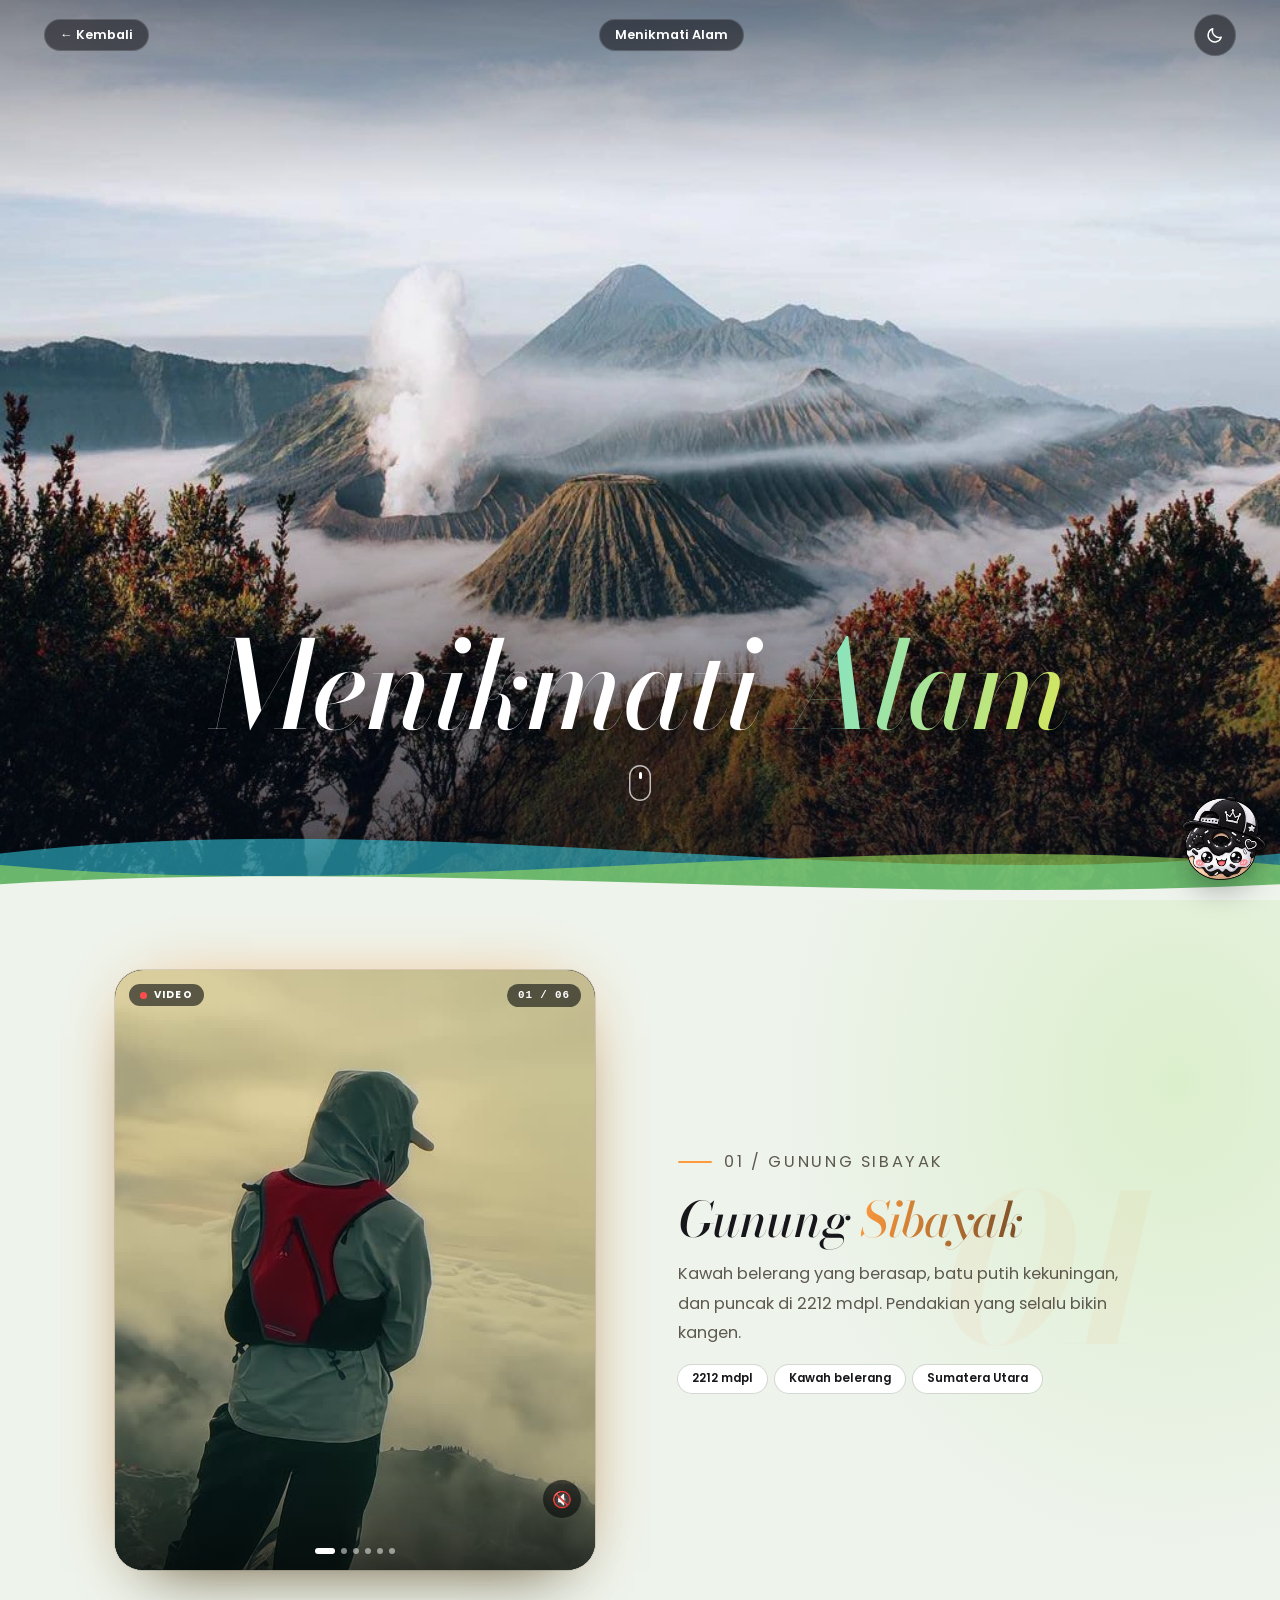
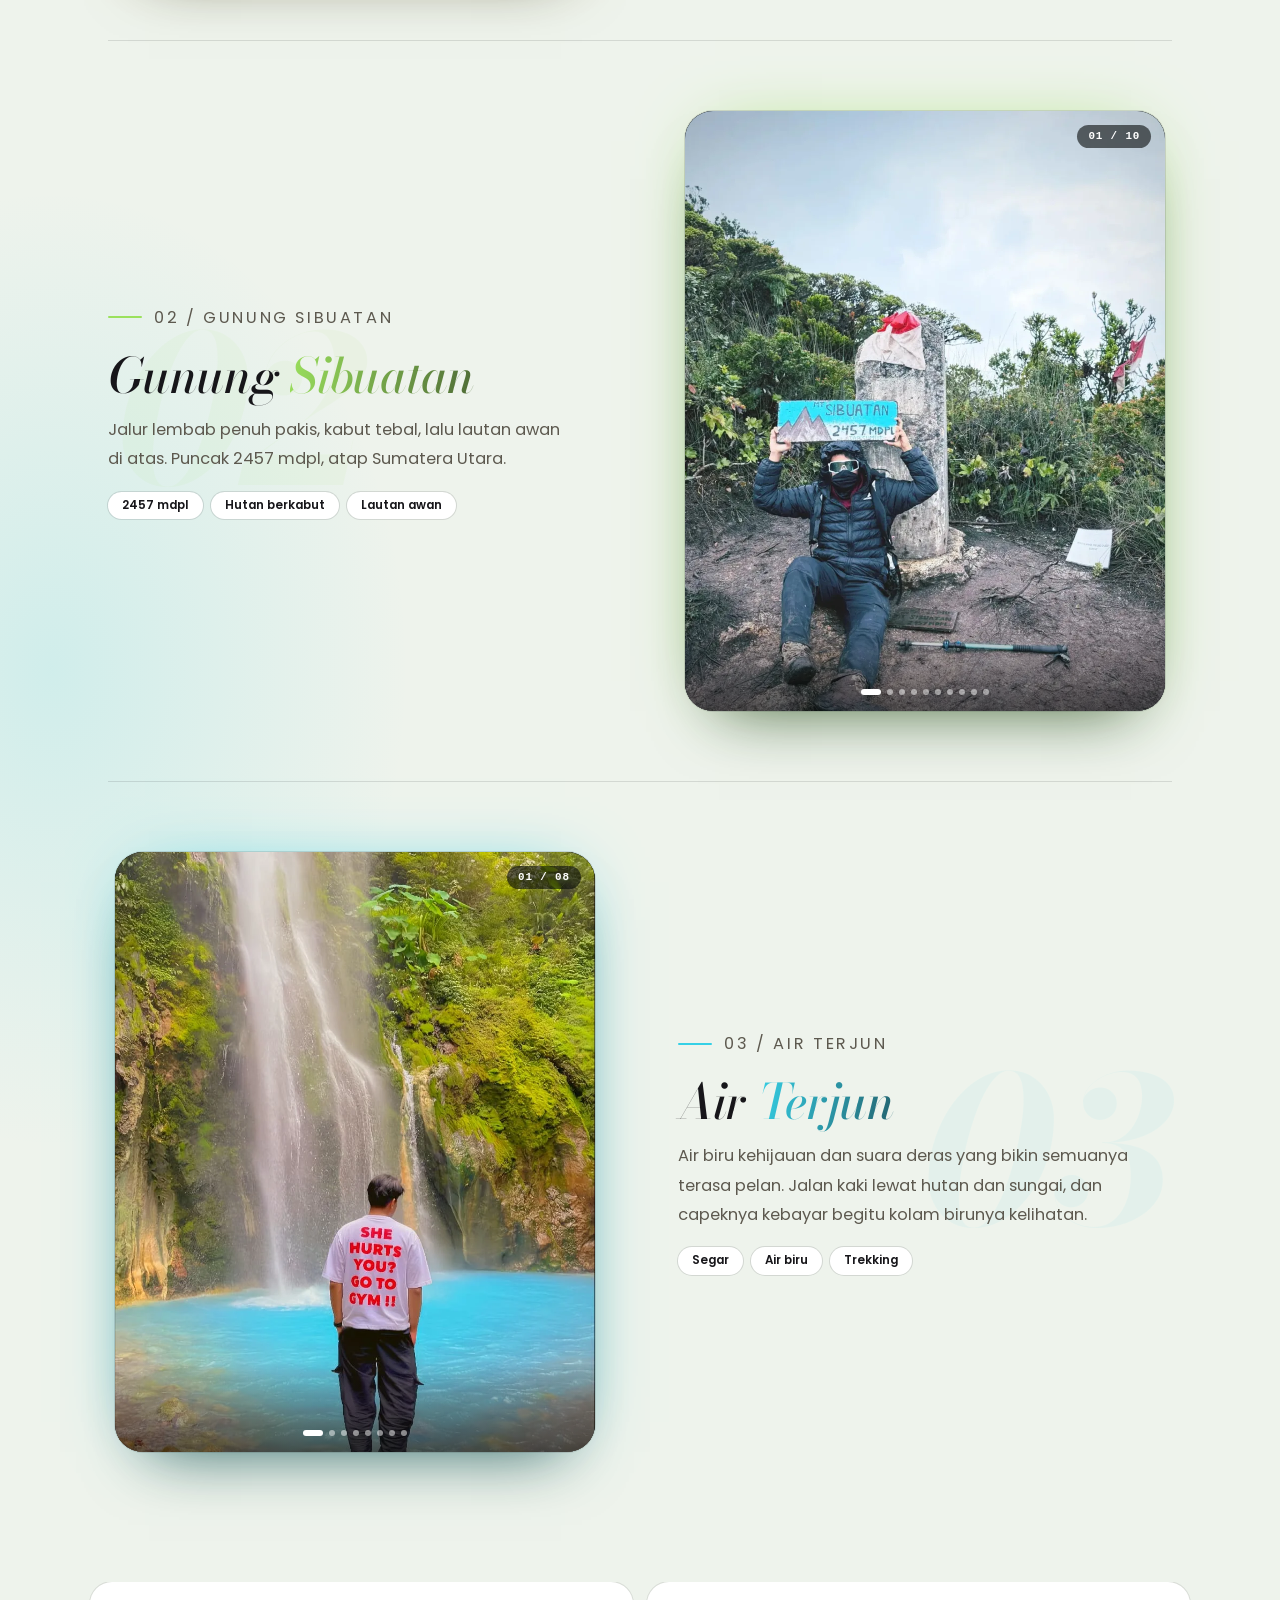
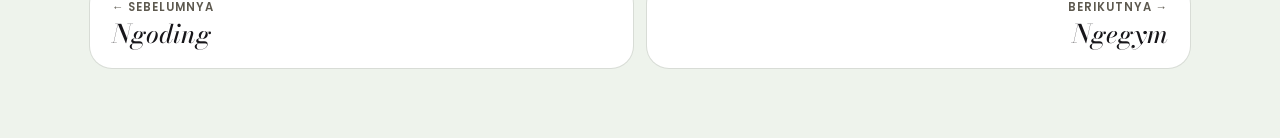
<file: hobi-alam.html>
<!doctype html>
<html lang="id"><head><meta charset="utf-8">
<meta name="viewport" content="width=device-width,initial-scale=1,viewport-fit=cover">
<link rel="icon" href="data:image/svg+xml,%3Csvg xmlns=%27http://www.w3.org/2000/svg%27 viewBox=%270 0 100 100%27%3E%3Ctext y=%27.9em%27 font-size=%2790%27%3E%E2%9B%B0%EF%B8%8F%3C/text%3E%3C/svg%3E">
<title>Menikmati Alam | Portofolio M Raja Siyo</title>
<link rel="preconnect" href="https://fonts.googleapis.com"><link rel="preconnect" href="https://fonts.gstatic.com" crossorigin>
<link href="https://fonts.googleapis.com/css2?family=Bodoni+Moda:ital,wght@0,500;0,700;1,500;1,700&family=Poppins:wght@400;500;600;700&display=swap" rel="stylesheet">
<script>try{var t=localStorage.getItem("tema");if(t==="dark"||t==="light")document.documentElement.setAttribute("data-theme",t)}catch(e){}</script>
<link rel="stylesheet" href="css/alam.css">
<link rel="stylesheet" href="css/tema.css"><link rel="stylesheet" href="css/alam-hero.css"><link rel="stylesheet" href="css/alam-body.css">
<link rel="stylesheet" href="css/chatbot.css">
</head><body>
<i class="pg" aria-hidden="true"></i>
<header class="al-top"><a href="index.html#tentang">&#8592; Kembali</a><span>Menikmati Alam</span><button id="alTg" class="al-tg" type="button" aria-label="Ganti mode terang/gelap"><svg class="i-moon" viewBox="0 0 24 24" aria-hidden="true"><path d="M20.5 14.2A8.5 8.5 0 0 1 9.8 3.5a8.5 8.5 0 1 0 10.7 10.7z"/></svg><svg class="i-sun" viewBox="0 0 24 24" aria-hidden="true"><circle cx="12" cy="12" r="4.2"/><path d="M12 2.5v2.4M12 19.1v2.4M2.5 12h2.4M19.1 12h2.4M5.3 5.3l1.7 1.7M17 17l1.7 1.7M18.7 5.3L17 7M7 17l-1.7 1.7"/></svg></button></header>
<main>
<section class="al-hero" id="hero"><div class="st">
 <img class="ah-img" src="assets/hero-alam-bromo.webp" alt="Gunung Bromo di antara kabut dan pepohonan saat pagi" fetchpriority="high">
 <h1 class="ah-t"><span>Menikmati</span> <i>Alam</i></h1>
 <span class="ah-scr" aria-hidden="true"></span>
</div></section>

<div class="aw" aria-hidden="true"><svg class="l1" viewBox="0 0 2880 120" preserveAspectRatio="none"><path d="M0 46C480 -30 960 112 1440 46S2400 112 2880 46V120H0Z"/></svg><svg class="l2" viewBox="0 0 2880 120" preserveAspectRatio="none"><path d="M0 64C480 124 960 4 1440 64S2400 4 2880 64V120H0Z"/></svg><svg class="l3" viewBox="0 0 2880 120" preserveAspectRatio="none"><path d="M0 94C480 54 960 128 1440 94S2400 128 2880 94V120H0Z"/></svg></div>
<section class="ab" id="isi"><div class="ab-in">
 <article class="ab-row rv" id="sibayak" style="--c:#ff9a3c">
  <div class="ab-media"><div class="ab-car" data-car><div class="ab-trk" tabindex="0" role="group" aria-label="Foto dan video Gunung Sibayak"><figure class="ab-sl"><video src="assets/alam/sibayak.mp4" poster="assets/alam/sibayak-poster.jpg" muted loop playsinline preload="metadata"></video><span class="ab-vt">Video</span><button type="button" class="ab-snd" aria-label="Nyalakan suara">&#128263;</button></figure><figure class="ab-sl"><img src="assets/alam/f05.webp" alt="Di puncak Sibayak 2212 mdpl" loading="lazy" decoding="async" style="object-position:50% 78%"></figure><figure class="ab-sl"><img src="assets/alam/f04.webp" alt="Di kawah belerang Sibayak" loading="lazy" decoding="async"></figure><figure class="ab-sl"><img src="assets/alam/f03.webp" alt="Berdua di kawah belerang Sibayak" loading="lazy" decoding="async"></figure><figure class="ab-sl"><img src="assets/alam/f01.webp" alt="Senja di area berkemah Sibayak" loading="lazy" decoding="async" style="object-position:50% 60%"></figure><figure class="ab-sl"><img src="assets/alam/f02.webp" alt="Matahari terbit di area berkemah Sibayak" loading="lazy" decoding="async" style="object-position:50% 55%"></figure></div><span class="ab-cnt" aria-hidden="true"></span><button type="button" class="ab-ar ab-pv" aria-label="Sebelumnya">&#8249;</button><button type="button" class="ab-ar ab-nx" aria-label="Berikutnya">&#8250;</button><div class="ab-dots" aria-hidden="true"></div></div></div>
  <div class="ab-tx"><p class="ab-lb"><i></i><span>01 / Gunung Sibayak</span></p>
   <h2>Gunung <em>Sibayak</em></h2>
   <p>Kawah belerang yang berasap, batu putih kekuningan, dan puncak di 2212 mdpl. Pendakian yang selalu bikin kangen.</p>
   <ul class="ab-tg"><li>2212 mdpl</li><li>Kawah belerang</li><li>Sumatera Utara</li></ul></div>
  <span class="ab-no" aria-hidden="true">01</span>
 </article>
 <article class="ab-row rev rv" id="sibuatan" style="--c:#9be15d">
  <div class="ab-media"><div class="ab-car" data-car><div class="ab-trk" tabindex="0" role="group" aria-label="Foto dan video Gunung Sibuatan"><figure class="ab-sl"><img src="assets/alam/f13.webp" alt="Di puncak Sibuatan 2457 mdpl" loading="lazy" decoding="async" style="object-position:42% 62%"></figure><figure class="ab-sl"><img src="assets/alam/f11.webp" alt="Berangkat malam membawa carrier" loading="lazy" decoding="async"></figure><figure class="ab-sl"><img src="assets/alam/f09.webp" alt="Menembus kabut di jalur Sibuatan" loading="lazy" decoding="async"></figure><figure class="ab-sl"><img src="assets/alam/f06.webp" alt="Istirahat di antara pakis" loading="lazy" decoding="async"></figure><figure class="ab-sl"><img src="assets/alam/f07.webp" alt="Lautan awan dari Sibuatan" loading="lazy" decoding="async" style="object-position:55% 50%"></figure><figure class="ab-sl"><img src="assets/alam/f08.webp" alt="Berdiri di atas lautan awan" loading="lazy" decoding="async" style="object-position:55% 50%"></figure><figure class="ab-sl"><img src="assets/alam/f10.webp" alt="Siluet saat fajar" loading="lazy" decoding="async"></figure><figure class="ab-sl"><img src="assets/alam/f15.webp" alt="Berdiri di atas kabut" loading="lazy" decoding="async" style="object-position:50% 40%"></figure><figure class="ab-sl"><img src="assets/alam/f12.webp" alt="Papan tulisan di puncak Sibuatan" loading="lazy" decoding="async"></figure><figure class="ab-sl"><img src="assets/alam/f14.webp" alt="Bersandar di tugu puncak Sibuatan" loading="lazy" decoding="async" style="object-position:40% 62%"></figure></div><span class="ab-cnt" aria-hidden="true"></span><button type="button" class="ab-ar ab-pv" aria-label="Sebelumnya">&#8249;</button><button type="button" class="ab-ar ab-nx" aria-label="Berikutnya">&#8250;</button><div class="ab-dots" aria-hidden="true"></div></div></div>
  <div class="ab-tx"><p class="ab-lb"><i></i><span>02 / Gunung Sibuatan</span></p>
   <h2>Gunung <em>Sibuatan</em></h2>
   <p>Jalur lembab penuh pakis, kabut tebal, lalu lautan awan di atas. Puncak 2457 mdpl, atap Sumatera Utara.</p>
   <ul class="ab-tg"><li>2457 mdpl</li><li>Hutan berkabut</li><li>Lautan awan</li></ul></div>
  <span class="ab-no" aria-hidden="true">02</span>
 </article>
 <article class="ab-row rv" id="air-terjun" style="--c:#35d0e6">
  <div class="ab-media"><div class="ab-car" data-car><div class="ab-trk" tabindex="0" role="group" aria-label="Foto dan video Air Terjun"><figure class="ab-sl"><img src="assets/alam/t01.webp" alt="Berdiri menghadap air terjun dengan kolam biru" loading="lazy" decoding="async"></figure><figure class="ab-sl"><img src="assets/alam/t02.webp" alt="Merentangkan tangan di depan air terjun" loading="lazy" decoding="async"></figure><figure class="ab-sl"><img src="assets/alam/t03.webp" alt="Bersandar di batu besar berlumut dekat sungai" loading="lazy" decoding="async"></figure><figure class="ab-sl"><img src="assets/alam/t04.webp" alt="Istirahat bersama teman di aliran sungai hutan" loading="lazy" decoding="async"></figure><figure class="ab-sl"><img src="assets/alam/t05.webp" alt="Berjalan di area berkemah menuju air terjun" loading="lazy" decoding="async" style="object-position:48% 50%"></figure><figure class="ab-sl"><video src="assets/alam/tv01.mp4" poster="assets/alam/tv01-poster.jpg" muted loop playsinline preload="none" aria-label="Berjalan kaki menuju lokasi air terjun"></video><span class="ab-vt">Video</span><button type="button" class="ab-snd" aria-label="Nyalakan suara">&#128263;</button></figure><figure class="ab-sl"><video src="assets/alam/tv02.mp4" poster="assets/alam/tv02-poster.jpg" muted loop playsinline preload="none" aria-label="Menyusuri jalur hutan bersama rombongan"></video><span class="ab-vt">Video</span><button type="button" class="ab-snd" aria-label="Nyalakan suara">&#128263;</button></figure><figure class="ab-sl"><video src="assets/alam/tv03.mp4" poster="assets/alam/tv03-poster.jpg" muted loop playsinline preload="none" aria-label="Cerita singkat di tengah perjalanan"></video><span class="ab-vt">Video</span><button type="button" class="ab-snd" aria-label="Nyalakan suara">&#128263;</button></figure></div><span class="ab-cnt" aria-hidden="true"></span><button type="button" class="ab-ar ab-pv" aria-label="Sebelumnya">&#8249;</button><button type="button" class="ab-ar ab-nx" aria-label="Berikutnya">&#8250;</button><div class="ab-dots" aria-hidden="true"></div></div></div>
  <div class="ab-tx"><p class="ab-lb"><i></i><span>03 / Air Terjun</span></p>
   <h2>Air <em>Terjun</em></h2>
   <p>Air biru kehijauan dan suara deras yang bikin semuanya terasa pelan. Jalan kaki lewat hutan dan sungai, dan capeknya kebayar begitu kolam birunya kelihatan.</p>
   <ul class="ab-tg"><li>Segar</li><li>Air biru</li><li>Trekking</li></ul></div>
  <span class="ab-no" aria-hidden="true">03</span>
 </article>
</div></section>
<section class="al-end"><nav class="al-nav" aria-label="Hobi lainnya"><a href="hobi-ngoding.html"><small>&#8592; Sebelumnya</small><b>Ngoding</b></a><a href="hobi-gym.html"><small>Berikutnya &#8594;</small><b>Ngegym</b></a></nav></section>
</main>
<script src="js/alam.js"></script><script src="js/alam-body.js"></script>
<script src="js/tema.js"></script>
<script src="js/chatbot.js" defer></script>
</body></html>
</file>
<file: css/alam.css>
/* hobi-alam: gaya sinematik (hero terbelah, polaroid melayang, catatan tempel, panel, pin merah) */
:root{--ac:#1fb5a0;--ac2:#7be3d3;--lux:'Bodoni Moda','Playfair Display',Georgia,serif;--dk:#0b0b0e}
*{box-sizing:border-box;margin:0}html{scroll-behavior:smooth}
body{font-family:Poppins,system-ui,sans-serif;background:var(--dk);color:#f2f0e8;overflow-x:hidden;-webkit-font-smoothing:antialiased}
h1,h2,h3{font-family:var(--lux);font-style:italic;font-weight:500;letter-spacing:-.02em}
h2{font-size:clamp(2rem,5.4vw,4.4rem);line-height:1.05;text-wrap:balance}h2 em{color:var(--ac2)}
.js .rv:not(.in){opacity:0;translate:0 28px}.rv{transition:opacity .9s ease,translate .9s cubic-bezier(.2,.8,.2,1)}
.al-top{position:fixed;z-index:50;top:0;left:0;right:0;display:flex;justify-content:space-between;align-items:center;padding:14px clamp(14px,3.5vw,44px);pointer-events:none}
.al-top>*{pointer-events:auto;padding:10px 16px;border-radius:99px;background:rgba(14,13,19,.55);backdrop-filter:blur(10px);-webkit-backdrop-filter:blur(10px);box-shadow:inset 0 0 0 1px rgba(255,255,255,.16);font:600 .8rem/1 Poppins,sans-serif;color:#fff;text-decoration:none}
.al-top a:hover{box-shadow:inset 0 0 0 1.5px var(--ac2)}
/* 1. hero */
.al-hero{--p:0;height:260vh;position:relative}
.st{position:sticky;top:0;height:100vh;height:100svh;overflow:hidden;background:#000}

.fr{position:absolute;inset:0;clip-path:inset(calc(30% * (1 - var(--p))) calc(37% * (1 - var(--p))) calc(30% * (1 - var(--p))) calc(37% * (1 - var(--p))) round calc(22px * (1 - var(--p))))}
.fr img{width:100%;height:100%;object-fit:cover;object-position:58% 50%;scale:calc(1.3 - .3 * var(--p))}
.fr:after{content:"";position:absolute;inset:0;background:linear-gradient(transparent 55%,rgba(0,0,0,.6))}
.al-hero h1{position:absolute;inset:0;display:flex;justify-content:space-between;align-items:center;padding:0 5vw;font-size:clamp(2.6rem,8.4vw,8rem);line-height:.95;pointer-events:none;text-shadow:0 4px 30px rgba(0,0,0,.5)}
.al-hero h1 span{opacity:calc(1 - var(--p) * 2.2)}
.al-hero .l{translate:calc(var(--p) * -55vw) 0}.al-hero .r{translate:calc(var(--p) * 55vw) 0;align-self:flex-end;margin-bottom:22vh}

.al-hero .cap{position:absolute;left:0;right:0;bottom:8vh;text-align:center;font:italic 500 clamp(1.1rem,2.4vw,1.8rem)/1.3 var(--lux);opacity:calc((var(--p) - .7) * 3.4);text-shadow:0 2px 16px rgba(0,0,0,.6)}
/* 2. polaroid */
.al-dst{position:relative;padding:clamp(60px,10vw,120px) 0;background:var(--dk);overflow:hidden}
.pls{position:relative;height:max(150vh,1000px)}
.pls h2{position:absolute;z-index:3;left:50%;top:30%;translate:-50% -50%;text-align:center;width:min(90%,16ch);pointer-events:none}
.pl{position:absolute;left:var(--x);top:var(--y);width:var(--w);margin:0;padding:7px 7px 0;background:#f7f4ec;color:#222;box-shadow:0 22px 44px -14px rgba(0,0,0,.8);text-align:center;translate:0 var(--t,0px);rotate:var(--r);transition:rotate .45s,scale .45s;z-index:2}
.pl:hover{rotate:0deg;scale:1.07;z-index:5}
.pl img{display:block;width:100%;aspect-ratio:4/5;object-fit:cover}
.pl span{display:block;padding:9px 4px 11px;font:600 clamp(.62rem,.9vw,.8rem)/1.2 Poppins,sans-serif}
.lst{position:absolute;z-index:3;left:clamp(14px,4vw,56px);bottom:4vh;list-style:none;padding:0;counter-reset:n;font:500 .78rem/2.1 Poppins,sans-serif;color:#7d7b88}
.lst li:before{counter-increment:n;content:counter(n,decimal-leading-zero) "  "}.lst li{transition:color .3s,translate .3s}.lst li.on{color:#fff;translate:6px 0}
/* 3. catatan tempel */










/* 4. panel */


.pn{display:flex;gap:10px;height:72vh;max-width:1200px;margin:0 auto}
.pn article{position:relative;flex:1;min-width:0;display:flex;flex-direction:column;justify-content:flex-end;padding:24px;border-radius:20px;overflow:hidden;cursor:pointer;background:linear-gradient(transparent 30%,rgba(0,0,0,.8)),var(--im) center/cover;transition:flex .7s cubic-bezier(.2,.8,.2,1);outline-offset:3px}
.pn article.on{flex:3.4}.pn article:focus-visible{outline:2px solid var(--ac2)}
.pn h3{font-size:clamp(1.3rem,2.4vw,2rem);white-space:nowrap}
.pn p{max-height:0;opacity:0;overflow:hidden;max-width:38ch;font-size:.9rem;line-height:1.65;color:rgba(255,255,255,.85);transition:max-height .6s,opacity .6s,margin .6s}
.pn .on p{max-height:140px;opacity:1;margin-top:8px}
/* 5. video + pin */


.pin{position:absolute;top:-10px;left:50%;translate:-50% 0;width:20px;height:20px;border-radius:50%;background:radial-gradient(circle at 35% 30%,#ff8a8a,#d11f2a 60%,#7c0a12);box-shadow:0 5px 7px rgba(0,0,0,.35)}

.vs{display:flex;flex-wrap:wrap;justify-content:center;align-items:flex-start;gap:clamp(18px,3vw,36px)}





.al-nav{display:grid;grid-template-columns:repeat(2,minmax(0,1fr));gap:14px;max-width:1100px;margin:clamp(40px,6vw,72px) auto 0;text-align:left}
.al-nav a{display:flex;flex-direction:column;gap:6px;padding:20px 22px;border-radius:22px;background:#fff;box-shadow:0 0 0 1px rgba(23,22,26,.1);text-decoration:none;color:#17161a;transition:transform .25s,box-shadow .25s}
.al-nav a:hover{transform:translateY(-3px);box-shadow:0 0 0 2px var(--ac)}.al-nav a:last-child{text-align:right}
.al-nav small{font:600 .72rem/1 Poppins,sans-serif;letter-spacing:.08em;text-transform:uppercase;color:#5d594f}.al-nav b{font:italic 500 1.6rem/1.1 var(--lux)}
@media(max-width:760px){
 .al-hero h1{flex-direction:column;justify-content:center;align-items:flex-start;gap:2vh;font-size:clamp(2.6rem,15vw,4.6rem)}.al-hero .r{align-self:flex-end;margin:0}
 .fr{clip-path:inset(calc(26% * (1 - var(--p))) calc(14% * (1 - var(--p))) round calc(22px * (1 - var(--p))))}
 .pls{height:auto;display:grid;grid-template-columns:1fr 1fr;gap:20px 14px;padding:0 5vw}
 .pls h2{position:static;translate:none;grid-column:1/-1;width:auto;margin-bottom:6px}
 .pl{position:static;width:auto;translate:none}.pl:nth-of-type(even){margin-top:26px}
 .lst{position:static;display:flex;flex-wrap:wrap;gap:4px 14px;padding:0 5vw;margin-bottom:22px;font-size:.72rem;line-height:1.8}
 
 .pn{flex-direction:column;height:auto}.pn article{flex:none;height:92px;padding:18px;transition:height .6s cubic-bezier(.2,.8,.2,1)}.pn article.on{height:320px}
 .al-nav b{font-size:1.25rem}
}
@media(prefers-reduced-motion:reduce){*{transition:none!important;scroll-behavior:auto!important}}

/* ===== tambahan: progres, judul dua warna, bab destinasi ===== */
.pg{position:fixed;z-index:60;top:0;left:0;height:3px;width:calc(var(--sp,0) * 100%);background:linear-gradient(90deg,#35d0e6,#9be15d,#ff9a3c);box-shadow:0 0 12px rgba(155,225,93,.6)}
.al-hero .r i{font-style:italic;background:linear-gradient(100deg,#7be3d3,#c9d93e);-webkit-background-clip:text;background-clip:text;color:transparent;text-shadow:none;filter:drop-shadow(0 4px 24px rgba(0,0,0,.4))}
.st:after{content:"";position:absolute;inset:0;pointer-events:none;background:radial-gradient(120% 90% at 50% 50%,transparent 55%,rgba(0,0,0,.55));z-index:1}.al-hero h1,.al-hero .cap{z-index:2}
</file>
<file: css/tema.css>
/* =========================================================
   TEMA PAGI / MALAM  (dimuat paling akhir, jadi menimpa yang lain)
   Mode pagi  = latar PUTIH
   Mode malam = latar HITAM
   Tombol bulan/matahari: html[data-theme="dark"] = malam, selain itu = pagi
   ========================================================= */

/* ---------- dasar halaman ---------- */
:root{--cream:#fff;--bg-tema:#fff;--bg-tema-2:#f6f6f6}
:root[data-theme=dark]{--cream:#000;--bg-tema:#000;--bg-tema-2:#0b0b0d}
html,body{background:var(--bg-tema)}
html[data-theme=dark] body{color:#f2f0e8}

/* ---------- semua section utama (index) ---------- */
.ab4,.lk,.skl,.journey-section,.fdr,.gal,.mp,footer{background:var(--bg-tema)}
html[data-theme=dark] .gal,html[data-theme=dark] .mp{background:#000}
.ab4{box-shadow:0 0 0 1px rgba(23,22,26,.08)}
html[data-theme=dark] .ab4{box-shadow:0 0 0 1px rgba(255,255,255,.1)}
footer{border-top:1px solid rgba(23,22,26,.1)}
html[data-theme=dark] footer{border-top-color:rgba(255,255,255,.1)}

/* journey & prestasi: variabelnya dipakai semua isi di dalamnya */
.journey-section,.certificate-modal{--void:#fff;--panel:#f5f5f5}
html[data-theme=dark] .journey-section,html[data-theme=dark] .certificate-modal{--void:#000;--panel:#0c0c0f}

/* ---------- gelombang pemisah: putih di pagi, hitam di malam ---------- */
.wv-a,.wv-b,.wv-c,.wv-d,.wv-e,.wv-f{--from:#fff;--to:#fff}
html[data-theme=dark] .wv-a,html[data-theme=dark] .wv-b,html[data-theme=dark] .wv-c,
html[data-theme=dark] .wv-d,html[data-theme=dark] .wv-e,html[data-theme=dark] .wv-f{--from:#000;--to:#000}
.wv{--bd:#1c1a24}
html[data-theme=dark] .wv{--bd:#f4f2ea}

/* ---------- ABOUT (malam) ---------- */
html[data-theme=dark] .ab4{--ink:#f2f0e8;--gr:#c9d93e;color:#f2f0e8}
html[data-theme=dark] .ab4-bar{color:rgba(242,240,232,.62);border-bottom-color:rgba(255,255,255,.16)}
html[data-theme=dark] .ab4-ghost{color:rgba(255,255,255,.06)}
html[data-theme=dark] .ab4 p{color:rgba(242,240,232,.74)}
html[data-theme=dark] .ab4-ls>div{border-top-color:rgba(255,255,255,.14)}
html[data-theme=dark] .ab4-ls dt{color:rgba(242,240,232,.55)}
html[data-theme=dark] .ab4-hint{color:rgba(242,240,232,.6)}
html[data-theme=dark] .ab4-chip{background:#17161d;color:#f2f0e8;box-shadow:0 6px 18px rgba(0,0,0,.6),inset 0 0 0 1px rgba(255,255,255,.14)}
html[data-theme=dark] .ab4-cta .o{box-shadow:inset 0 0 0 1.5px rgba(255,255,255,.4)}
html[data-theme=dark] .ab4-ground{background:radial-gradient(closest-side,rgba(0,0,0,.7),transparent)}

/* ---------- SKILL (malam) ---------- */
html[data-theme=dark] .skl{color:#f2f0e8}
html[data-theme=dark] .skl-h,html[data-theme=dark] .skl-t h3{color:#f2f0e8}
html[data-theme=dark] .skl-r{border-top-color:rgba(255,255,255,.14)}
html[data-theme=dark] .skl-r:last-child{border-bottom-color:rgba(255,255,255,.14)}
html[data-theme=dark] .skl-b p{color:rgba(242,240,232,.74)}
html[data-theme=dark] .skl-b dt{color:rgba(242,240,232,.55)}
html[data-theme=dark] .skl-b dd span{background:#14131a;border-color:rgba(255,255,255,.16);color:#f2f0e8}
html[data-theme=dark] .skl-wv .f1,html[data-theme=dark] .skl-wv .f2,html[data-theme=dark] .skl-wv .f3{fill:#000}
html[data-theme=dark] .skl-wv .l1,html[data-theme=dark] .skl-wv .l2{stroke:rgba(255,255,255,.2)}

/* ---------- PRESTASI / FOLDER (malam) ---------- */
html[data-theme=dark] .fdr{--ink:#f2f0e8;--ink2:rgba(242,240,232,.7);--ink3:rgba(242,240,232,.5);--line:rgba(242,240,232,.22);color:#f2f0e8}
html[data-theme=dark] .fdr-kick{color:#c9d93e}
html[data-theme=dark] .fdr-home h2 em{color:#c9d93e}
html[data-theme=dark] .fdr-back{background:#14131a;color:#f2f0e8;border-color:rgba(255,255,255,.22)}
html[data-theme=dark] .fdr-back:hover,html[data-theme=dark] .fdr-back:focus-visible{background:#c9d93e;color:#13140a;border-color:#c9d93e}
html[data-theme=dark] .fdr-title em,html[data-theme=dark] .fdr-meta b,html[data-theme=dark] .fdr-list button.on span{color:var(--ac,#c9d93e)}
html[data-theme=dark] .fdr-list button span{color:rgba(242,240,232,.3)}
html[data-theme=dark] .fdr-card.kosong .fdr-ph{background:rgba(255,255,255,.05)}

/* ---------- halaman hobi: ngoding & gym ---------- */
.hb-top{background:color-mix(in srgb,var(--bg-tema) 82%,transparent)}

/* ---------- pemisah di atas My Journey ---------- */
.jr-wave{background:var(--bg-tema)}
html[data-theme=dark] .jr-hill.h1{fill:color-mix(in srgb,var(--void) 30%,#000)}
html[data-theme=dark] .jr-hill.h2{fill:color-mix(in srgb,var(--void) 62%,#000)}
html[data-theme=dark] .jr-flora .ctr{stroke:#000}
html[data-theme=dark] .jr-line{stroke:rgba(255,255,255,.18)}

/* ---------- teks kecil di komputer 3D ---------- */
html[data-theme=dark] .pc3d-hint{color:rgba(242,240,232,.55)}

/* =========================================================
   HALAMAN "MENIKMATI ALAM" (hobi-alam.html)
   ========================================================= */
/* tombol bulan / matahari di header */
.al-top .al-tg{display:grid;place-items:center;width:42px;height:42px;padding:0;border:0;cursor:pointer;color:#fff}
.al-tg svg{width:19px;height:19px;fill:none;stroke:currentColor;stroke-width:1.8;stroke-linecap:round;stroke-linejoin:round}
.al-tg .i-sun{display:none}
html[data-theme=dark] .al-tg .i-sun{display:block}
html[data-theme=dark] .al-tg .i-moon{display:none}

/* pagi = putih */
:root{--dk:#fff}
body.x,html:has(.al-top) body{background:#fff;color:#17161a}
html:has(.al-top) h2 em{color:#0f7f70}
html:has(.al-top) .al-hero,html:has(.al-top) .al-hero h1,html:has(.al-top) .al-hero .cap{color:#fff}
html:has(.al-top) .al-hero h2 em{color:inherit}
.al-dst{background-color:#fff}

.lst{color:#8a8794}.lst li.on{color:#17161a}

.pl{box-shadow:0 20px 40px -16px rgba(0,0,0,.4)}








/* malam = hitam */
html[data-theme=dark]{--dk:#000}
html[data-theme=dark]:has(.al-top) body{background:#000;color:#f2f0e8}
html[data-theme=dark] .al-dst{background:#000}

html[data-theme=dark] .lst{color:#7d7b88}html[data-theme=dark] .lst li.on{color:#fff}

html[data-theme=dark] .pl{box-shadow:0 22px 44px -14px rgba(0,0,0,.85)}







html[data-theme=dark] h2 em{color:var(--ac2)}




html[data-theme=dark] .al-nav a{background:#14131a;color:#f2f0e8;box-shadow:0 0 0 1px rgba(255,255,255,.12)}
html[data-theme=dark] .al-nav small{color:#a9a597}

/* foto latar "Pergi ke Tempat yang Membekas": lapisan warna harus di ATAS foto supaya tulisan terbaca */
</file>
<file: css/alam-hero.css>
/* HERO ALAM: foto Bromo layar penuh, teks seminimal mungkin */
.al-hero{height:100vh;height:100svh}
.al-hero .st{height:100%;background:#0b1220}
.ah-img{position:absolute;inset:0;width:100%;height:100%;object-fit:cover;object-position:50% 58%;transform-origin:50% 60%;will-change:transform;animation:ahZ 26s ease-in-out infinite alternate}
@keyframes ahZ{from{transform:scale(1)}to{transform:scale(1.08)}}
/* gelapkan sedikit di atas (header) & bawah (judul) supaya teks putih terbaca */
.al-hero .st:before{content:"";position:absolute;inset:0;z-index:1;pointer-events:none;background:linear-gradient(rgba(5,10,20,.45),transparent 22%,transparent 50%,rgba(5,10,20,.7))}
.al-hero .st:after{background:none}
.al-hero h1.ah-t{position:absolute;inset:auto 0 clamp(96px,17vh,170px) 0;display:block;padding:0 5vw;text-align:center;
  font-size:clamp(2.8rem,9.5vw,8.5rem);line-height:1;color:#fff;text-shadow:0 6px 40px rgba(0,0,0,.55);animation:ahIn 1.4s cubic-bezier(.2,.8,.2,1) both}
.al-hero h1.ah-t span{display:inline;opacity:1;translate:none}
.al-hero h1.ah-t i{font-style:italic;background:linear-gradient(100deg,#7be3d3,#d7e65a);-webkit-background-clip:text;background-clip:text;color:transparent;text-shadow:none;filter:drop-shadow(0 4px 24px rgba(0,0,0,.45))}
@keyframes ahIn{from{opacity:0;translate:0 26px}to{opacity:1;translate:0 0}}
.ah-scr{position:absolute;left:50%;bottom:clamp(70px,11vh,104px);z-index:2;translate:-50% 0;width:22px;height:36px;border-radius:99px;box-shadow:inset 0 0 0 1.5px rgba(255,255,255,.7)}
.ah-scr:after{content:"";position:absolute;left:50%;top:7px;width:3px;height:7px;margin-left:-1.5px;border-radius:3px;background:#fff;animation:ahSc 1.8s ease-in-out infinite}
@keyframes ahSc{0%{opacity:0;translate:0 0}30%{opacity:1}100%{opacity:0;translate:0 12px}}
@media(max-width:700px){
  .ah-img{object-position:42% 55%}
  .al-hero h1.ah-t{font-size:clamp(2.6rem,14.5vw,4.4rem)}
  .al-hero h1.ah-t span,.al-hero h1.ah-t i{display:block}
}
@media(prefers-reduced-motion:reduce){.ah-img,.al-hero h1.ah-t,.ah-scr:after{animation:none}}
</file>
<file: css/alam-body.css>
/* HOBI ALAM: isi halaman gaya baris "foto + teks" (carousel foto/video per gunung) */
:root{--ab-bg:#eef3ec;--ab-ink:#17161a;--ab-mut:#5d594f;--ab-ln:rgba(23,22,26,.12);--ab-card:#fff;--ab-lm:#c9d93e}
html[data-theme=dark]{--ab-bg:#070a09;--ab-ink:#f2f0e8;--ab-mut:#a9a597;--ab-ln:rgba(255,255,255,.12);--ab-card:#14161a}

/* gelombang di tepi bawah hero */
.aw{--wh:clamp(46px,6vw,88px);position:relative;z-index:4;display:block;height:var(--wh);margin-top:calc(var(--wh) * -1);overflow:hidden;pointer-events:none}
.aw svg{position:absolute;left:0;bottom:-1px;width:200%;height:100%;will-change:transform;animation:awL var(--t,40s) linear infinite}
.aw .l1{--t:48s}.aw .l1 path{fill:#35d0e6;opacity:.55}
.aw .l2{--t:34s;animation-direction:reverse}.aw .l2 path{fill:#9be15d;opacity:.6}
.aw .l3{--t:26s}.aw .l3 path{fill:var(--ab-bg)}
@keyframes awL{to{transform:translate3d(-50%,0,0)}}

.ab{position:relative;background:radial-gradient(45% 30% at 92% 8%,rgba(155,225,93,.22),transparent 70%),radial-gradient(40% 30% at 4% 60%,rgba(53,208,230,.16),transparent 70%),var(--ab-bg);color:var(--ab-ink);padding-bottom:clamp(30px,5vw,60px)}
.ab-in{max-width:1160px;margin:0 auto;padding:0 clamp(18px,4vw,48px)}
.ab-row{--c:#35d0e6;position:relative;display:grid;grid-template-columns:minmax(0,1fr) minmax(0,1fr);gap:clamp(24px,6vw,84px);align-items:center;padding:clamp(34px,5.5vw,70px) 0;border-bottom:1px solid var(--ab-ln)}
.ab-row:last-of-type{border-bottom:0}
.ab-row.rev .ab-media{order:2}
.ab-media{display:flex;justify-content:center}
.ab-tx{position:relative;max-width:46ch}
.ab-lb{display:flex;align-items:center;gap:12px;margin:0 0 14px;font:600 .72rem/1 "Courier New",ui-monospace,monospace;letter-spacing:.16em;text-transform:uppercase;color:var(--ab-mut)}
.ab-lb i{width:34px;height:2px;border-radius:2px;background:var(--c)}
.ab .ab-tx h2{margin:0 0 14px;font-size:clamp(1.9rem,3.8vw,3.1rem)}
.ab .ab-tx h2 em{background:linear-gradient(100deg,var(--c),var(--ab-ink) 170%);-webkit-background-clip:text;background-clip:text;color:transparent}
.ab-tx>p{margin:0 0 18px;font:400 clamp(.92rem,1.3vw,1.02rem)/1.8 Poppins,sans-serif;color:var(--ab-mut)}
.ab-tg{display:flex;flex-wrap:wrap;gap:8px;margin:0;padding:0;list-style:none}
.ab-tg li{padding:8px 14px;border-radius:99px;background:var(--ab-card);box-shadow:0 0 0 1px var(--ab-ln);font:600 .74rem/1 Poppins,sans-serif;color:var(--ab-ink)}
.ab-no{position:absolute;right:0;top:50%;translate:0 -50%;font:italic 700 clamp(6rem,16vw,13rem)/1 var(--lux);color:var(--c);opacity:.055;pointer-events:none;user-select:none;z-index:0}
.ab-row.rev .ab-no{right:auto;left:0}
.ab-row>*:not(.ab-no){position:relative;z-index:1}

/* carousel */
.ab-car{position:relative;width:100%;max-width:480px;border-radius:28px;overflow:hidden;background:#0d1110;
  box-shadow:0 34px 60px -34px rgba(10,30,20,.6),0 0 0 1px var(--ab-ln),0 0 70px -30px var(--c)}
.ab-trk{display:flex;overflow-x:auto;scroll-snap-type:x mandatory;scrollbar-width:none;-webkit-overflow-scrolling:touch;overscroll-behavior-x:contain}
.ab-trk::-webkit-scrollbar{display:none}
.ab-trk:focus-visible{outline:3px solid var(--c);outline-offset:-3px}
.ab-sl{position:relative;flex:0 0 100%;margin:0;aspect-ratio:4/5;scroll-snap-align:center;scroll-snap-stop:always;background:#0d1110}
.ab-sl img,.ab-sl video{position:absolute;inset:0;width:100%;height:100%;object-fit:cover;display:block}
.ab-car:after{content:"";position:absolute;left:0;right:0;bottom:0;height:90px;background:linear-gradient(transparent,rgba(5,8,8,.6));pointer-events:none}
.ab-cnt{position:absolute;top:14px;right:14px;z-index:3;padding:6px 11px;border-radius:99px;background:rgba(8,10,10,.6);font:700 .68rem/1 "Courier New",ui-monospace,monospace;letter-spacing:.08em;color:#fff}
.ab-vt{position:absolute;top:14px;left:14px;z-index:3;display:inline-flex;align-items:center;gap:7px;padding:6px 11px;border-radius:99px;background:rgba(8,10,10,.6);font:700 .64rem/1 Poppins,sans-serif;letter-spacing:.12em;text-transform:uppercase;color:#fff}
.ab-vt:before{content:"";width:7px;height:7px;border-radius:50%;background:#ff4d4d}
.ab-snd{position:absolute;right:14px;bottom:52px;z-index:3;display:grid;place-items:center;width:38px;height:38px;border:0;border-radius:50%;background:rgba(8,10,10,.62);color:#fff;font-size:1rem;cursor:pointer}
.ab-dots{position:absolute;left:0;right:0;bottom:16px;z-index:3;display:flex;justify-content:center;gap:6px;pointer-events:none}
.ab-dots i{width:6px;height:6px;border-radius:99px;background:rgba(255,255,255,.5);transition:width .3s,background .3s}
.ab-dots i.on{width:20px;background:#fff}
.ab-ar{position:absolute;top:50%;z-index:3;translate:0 -50%;display:grid;place-items:center;width:40px;height:40px;border:0;border-radius:50%;background:rgba(8,10,10,.55);color:#fff;font:400 1.5rem/1 Poppins,sans-serif;cursor:pointer;opacity:0;transition:opacity .3s,background .2s}
.ab-ar:hover{background:var(--c)}
.ab-pv{left:12px;padding-bottom:3px}.ab-nx{right:12px;padding-bottom:3px}
@media(hover:hover){.ab-car:hover .ab-ar{opacity:1}}
.ab-ar[disabled]{display:none}

/* placeholder air terjun */








.al-end{background:var(--ab-bg);padding:0 clamp(18px,4vw,48px) clamp(40px,6vw,70px)}
.al-end .al-nav{margin-top:0}

@media(max-width:760px){
  .ab-row,.ab-row.rev{grid-template-columns:1fr;gap:22px;padding:34px 0}
  .ab-row.rev .ab-media{order:0}
  .ab-car{max-width:none;border-radius:24px}
  .ab-tx{max-width:none}
  .ab-no{top:12px;right:0;translate:none;font-size:6rem}
  .ab-row.rev .ab-no{left:auto;right:0}
  .ab-ar{display:none}
}
@media(prefers-reduced-motion:reduce){.aw svg{animation:none}}
</file>
<file: css/chatbot.css>
/* =========================================================
   CHATBOT DONAT
   Muka diam = bot-diam.webp (gambar 4)
   Muka bicara (saat ada pertanyaan) = bot-bicara.webp (gambar 5)
   ========================================================= */
.rjb{
  --p-bg:#fff;--p-ink:#17161a;--p-mut:rgba(23,22,26,.55);--p-ln:rgba(23,22,26,.1);
  --p-ac:#1d6f3b;--p-onac:#fff;--p-bot:#f1efe8;--p-in:#f6f4ee;
  font-family:Poppins,system-ui,-apple-system,"Segoe UI",sans-serif;
}
html[data-theme=dark] .rjb{
  --p-bg:#17161d;--p-ink:#f2f0e8;--p-mut:rgba(242,240,232,.58);--p-ln:rgba(255,255,255,.12);
  --p-ac:#c9d93e;--p-onac:#171a05;--p-bot:#25242d;--p-in:#1f1e27;
}
.ldr .rjb{display:none}

/* ---------- tombol donat ---------- */
.rjb-fab{
  position:fixed;z-index:64;right:14px;bottom:calc(20px + env(safe-area-inset-bottom));
  width:84px;height:84px;padding:0;border:0;background:none;cursor:pointer;
  -webkit-tap-highlight-color:transparent;
  filter:drop-shadow(0 10px 14px rgba(0,0,0,.28));
  animation:rjbFloat 3.6s ease-in-out infinite;
  transition:transform .25s cubic-bezier(.3,1.4,.4,1);
}
.rjb-fab:hover{transform:scale(1.07) rotate(-3deg)}
.rjb-fab:active{transform:scale(.94)}
.rjb-fab:focus-visible{outline:3px solid var(--p-ac);outline-offset:2px;border-radius:50%}
.rjb-fab img,.rjb-av img{position:absolute;inset:0;width:100%;height:100%;object-fit:contain;pointer-events:none;user-select:none}
/* dua gambar ditumpuk, yang tampil ditentukan class .rjb-talk */
.rjb-f2{opacity:0}
.rjb-talk .rjb-f1{opacity:0}
.rjb-talk .rjb-f2{opacity:1}
.rjb-talk .rjb-fab{animation:rjbPop .5s cubic-bezier(.3,1.5,.4,1)}
@keyframes rjbFloat{0%,100%{translate:0 0}50%{translate:0 -4px}}
@keyframes rjbPop{0%{scale:1}35%{scale:1.14;rotate:-6deg}70%{scale:.97;rotate:3deg}100%{scale:1;rotate:0deg}}

/* ---------- bubble ajakan ---------- */
.rjb-hint{
  position:fixed;z-index:64;right:84px;bottom:calc(52px + env(safe-area-inset-bottom));margin:0;
  max-width:200px;padding:9px 14px;border-radius:16px 16px 4px 16px;
  background:var(--p-bg);color:var(--p-ink);font-size:.78rem;font-weight:600;line-height:1.3;cursor:pointer;
  box-shadow:0 0 0 1px var(--p-ln),0 12px 26px -8px rgba(0,0,0,.35);
  animation:rjbIn .45s cubic-bezier(.3,1.3,.4,1) both;
}
.rjb-hint[hidden]{display:none}
@keyframes rjbIn{from{opacity:0;transform:translateY(8px) scale(.92)}to{opacity:1;transform:none}}

/* ---------- panel chat ---------- */
.rjb-panel{
  position:fixed;z-index:65;right:14px;bottom:calc(112px + env(safe-area-inset-bottom));
  width:min(370px,calc(100vw - 28px));height:min(540px,calc(100dvh - 140px));
  display:flex;flex-direction:column;overflow:hidden;border-radius:22px;
  background:var(--p-bg);color:var(--p-ink);
  box-shadow:0 0 0 1px var(--p-ln),0 30px 60px -16px rgba(0,0,0,.5),0 8px 18px -8px rgba(0,0,0,.25);
  opacity:0;transform:translateY(16px) scale(.96);transform-origin:bottom right;pointer-events:none;
  transition:opacity .25s,transform .3s cubic-bezier(.3,1.25,.4,1);
}
.rjb-panel[hidden]{display:none}
.rjb-open .rjb-panel{opacity:1;transform:none;pointer-events:auto}

.rjb-hd{display:flex;align-items:center;gap:11px;padding:12px 14px;background:var(--p-ac);color:var(--p-onac)}
.rjb-av{position:relative;flex:none;width:44px;height:44px;border-radius:50%;background:rgba(255,255,255,.92);padding:3px;box-sizing:border-box;display:block}
.rjb-av img{inset:3px;width:calc(100% - 6px);height:calc(100% - 6px)}
.rjb-tt{display:flex;flex-direction:column;line-height:1.2;min-width:0;flex:1}
.rjb-tt b{font-size:.95rem;font-weight:700}
.rjb-tt small{display:flex;align-items:center;gap:6px;font-size:.72rem;opacity:.9}
.rjb-tt i{width:7px;height:7px;border-radius:50%;background:#5dff8f;box-shadow:0 0 0 3px rgba(93,255,143,.25)}
.rjb-x{flex:none;width:36px;height:36px;border:0;border-radius:50%;background:rgba(255,255,255,.16);color:inherit;display:grid;place-items:center;cursor:pointer;transition:background .2s}
.rjb-x:hover{background:rgba(255,255,255,.28)}
.rjb-x svg,.rjb-sd svg{width:20px;height:20px;fill:none;stroke:currentColor;stroke-width:2;stroke-linecap:round;stroke-linejoin:round}
.rjb-x:focus-visible,.rjb-sd:focus-visible,.rjb-chip:focus-visible,.rjb-ln:focus-visible{outline:2px solid currentColor;outline-offset:2px}

.rjb-ms{flex:1;overflow-y:auto;overscroll-behavior:contain;padding:14px 12px 6px;display:flex;flex-direction:column;gap:8px;scroll-behavior:smooth}
.rjb-m{display:flex;max-width:88%;animation:rjbIn .3s ease both}
.rjb-u{align-self:flex-end}
.rjb-b{padding:9px 13px;font-size:.84rem;line-height:1.5;border-radius:16px;word-break:break-word;background:var(--p-bot);color:var(--p-ink);border-bottom-left-radius:5px}
.rjb-b b{font-weight:600}
.rjb-u .rjb-b{background:var(--p-ac);color:var(--p-onac);border-bottom-left-radius:16px;border-bottom-right-radius:5px}

.rjb-dots{display:inline-flex;gap:4px;align-items:center;height:1.2em}
.rjb-dots i{width:6px;height:6px;border-radius:50%;background:var(--p-mut);animation:rjbDot 1s infinite ease-in-out}
.rjb-dots i:nth-child(2){animation-delay:.15s}.rjb-dots i:nth-child(3){animation-delay:.3s}
@keyframes rjbDot{0%,60%,100%{transform:translateY(0);opacity:.5}30%{transform:translateY(-4px);opacity:1}}

.rjb-ac{display:flex;flex-wrap:wrap;gap:6px;margin-top:8px}
.rjb-ln{display:inline-block;padding:6px 12px;border-radius:99px;font-size:.76rem;font-weight:600;text-decoration:none;color:var(--p-ac);background:transparent;box-shadow:inset 0 0 0 1.5px var(--p-ac);transition:background .2s,color .2s}
.rjb-ln:hover{background:var(--p-ac);color:var(--p-onac)}
.rjb-wa{background:var(--p-ac);color:var(--p-onac)}
.rjb-wa:hover{filter:brightness(1.1)}

.rjb-ch{display:flex;gap:6px;overflow-x:auto;padding:6px 12px 8px;scrollbar-width:none}
.rjb-ch::-webkit-scrollbar{display:none}
.rjb-chip{flex:none;padding:6px 12px;border:0;border-radius:99px;font:600 .74rem/1 Poppins,system-ui,sans-serif;color:var(--p-ink);background:var(--p-bot);cursor:pointer;white-space:nowrap;transition:background .2s,color .2s,transform .15s}
.rjb-chip:hover{background:var(--p-ac);color:var(--p-onac)}
.rjb-chip:active{transform:scale(.95)}

.rjb-fm{display:flex;gap:8px;padding:8px 12px 12px;border-top:1px solid var(--p-ln)}
.rjb-fm input{flex:1;min-width:0;height:42px;padding:0 16px;border:0;border-radius:99px;background:var(--p-in);color:var(--p-ink);font:500 16px/1 Poppins,system-ui,sans-serif;outline:none;box-shadow:inset 0 0 0 1px var(--p-ln)}
.rjb-fm input::placeholder{color:var(--p-mut)}
.rjb-fm input:focus{box-shadow:inset 0 0 0 2px var(--p-ac)}
.rjb-sd{flex:none;width:42px;height:42px;border:0;border-radius:50%;background:var(--p-ac);color:var(--p-onac);display:grid;place-items:center;cursor:pointer;transition:transform .15s,filter .2s}
.rjb-sd:hover{filter:brightness(1.1)}.rjb-sd:active{transform:scale(.92)}

/* ---------- HP: donat naik di atas navbar bawah, panel jadi sheet ---------- */
@media(max-width:700px){
  .rjb-fab{width:68px;height:68px;right:10px;bottom:calc(82px + env(safe-area-inset-bottom))}
  .rjb-hint{right:72px;bottom:calc(112px + env(safe-area-inset-bottom))}
  .rjb-panel{z-index:70;left:10px;right:10px;width:auto;bottom:calc(10px + env(safe-area-inset-bottom));height:min(78dvh,620px);border-radius:24px}
  .rjb-open .rjb-fab,.rjb-open .rjb-hint{display:none}
}

@media(prefers-reduced-motion:reduce){
  .rjb-fab,.rjb-talk .rjb-fab{animation:none}
  .rjb-panel,.rjb-m,.rjb-hint{transition:none;animation:none}
  .rjb-ms{scroll-behavior:auto}
}

/* jawaban dari AI: pertahankan baris baru */
.rjb-pre{white-space:pre-wrap}
</file>
